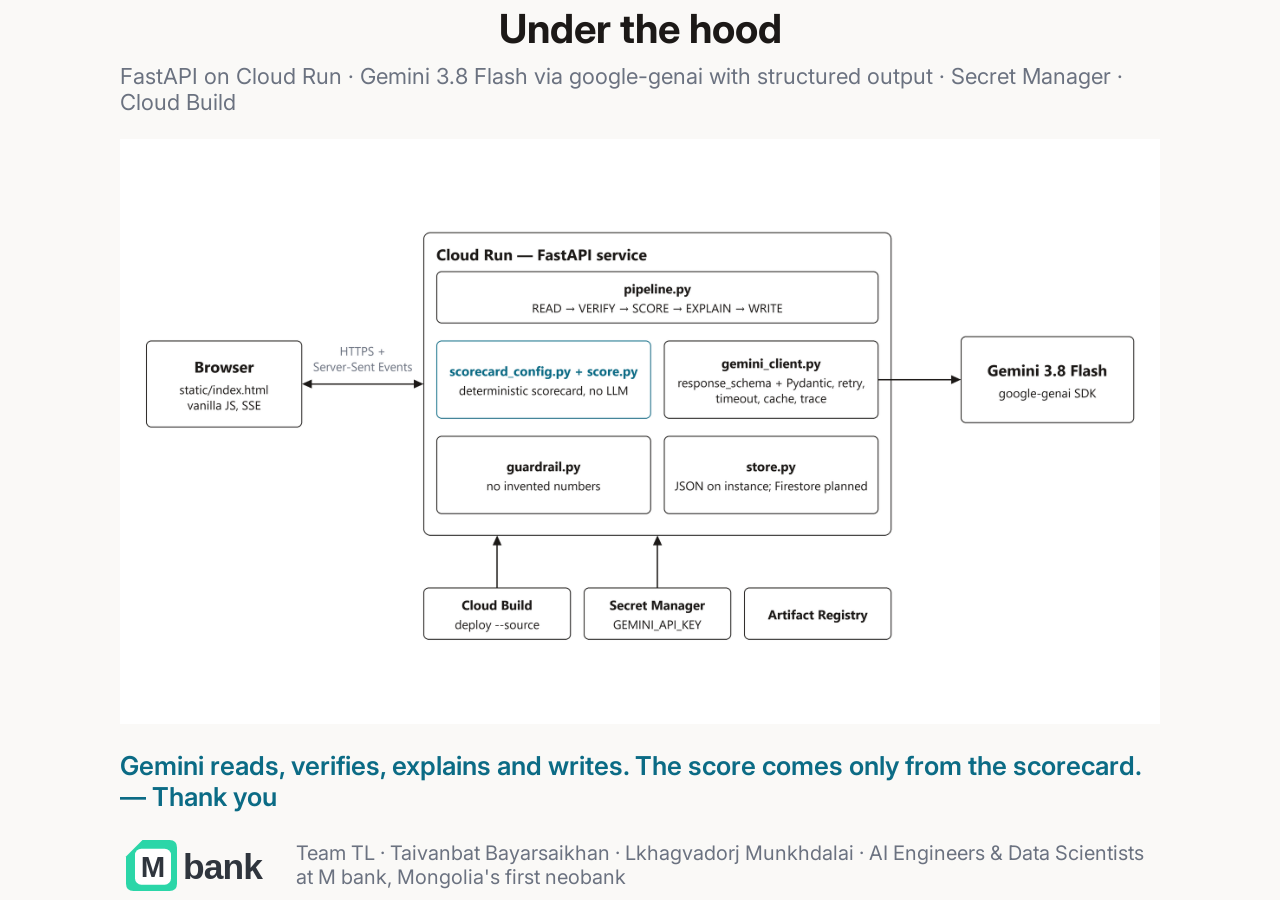
<file: submission/video/outro.html>
<!doctype html>
<html lang="en"><head><meta charset="utf-8"><title>Kervan — architecture</title>
<link href="https://fonts.googleapis.com/css2?family=Inter:wght@400;600;700&display=swap" rel="stylesheet">
<style>
  html,body{margin:0;height:100%;background:#faf9f7;color:#1c1917;font-family:Inter,"Segoe UI",system-ui,sans-serif}
  .wrap{height:100%;display:flex;flex-direction:column;align-items:center;justify-content:center;box-sizing:border-box;padding:40px 120px}
  h2{font-size:40px;font-weight:700;margin:0 0 10px;opacity:0;animation:up .8s .2s forwards}
  .sub{font-size:22px;color:#6b7280;margin:0 0 24px;opacity:0;animation:up .8s .5s forwards}
  img{width:1300px;max-width:100%;opacity:0;animation:up 1s .8s forwards}
  .thanks{margin-top:26px;font-size:26px;color:#0b6b85;font-weight:600;opacity:0;animation:up .8s 9s forwards}
  @keyframes up{from{opacity:0;transform:translateY(10px)}to{opacity:1;transform:none}}
</style></head>
<body><div class="wrap">
  <h2>Under the hood</h2>
  <div class="sub">FastAPI on Cloud Run · Gemini 3.8 Flash via google-genai with structured output · Secret Manager · Cloud Build</div>
  <img src="../assets/architecture.png" alt="Architecture">
  <div class="thanks">Gemini reads, verifies, explains and writes. The score comes only from the scorecard. — Thank you</div>
  <div class="team" style="display:flex;align-items:center;gap:26px;margin-top:22px;font-size:20px;color:#6b7280;opacity:0;animation:up .8s 10s both">
    <img src="../assets/mbank_logo.svg" alt="M bank" style="width:150px">
    <span>Team TL · Taivanbat Bayarsaikhan · Lkhagvadorj Munkhdalai · AI Engineers &amp; Data Scientists at M bank, Mongolia's first neobank</span>
  </div>
</div></body></html>
</file>
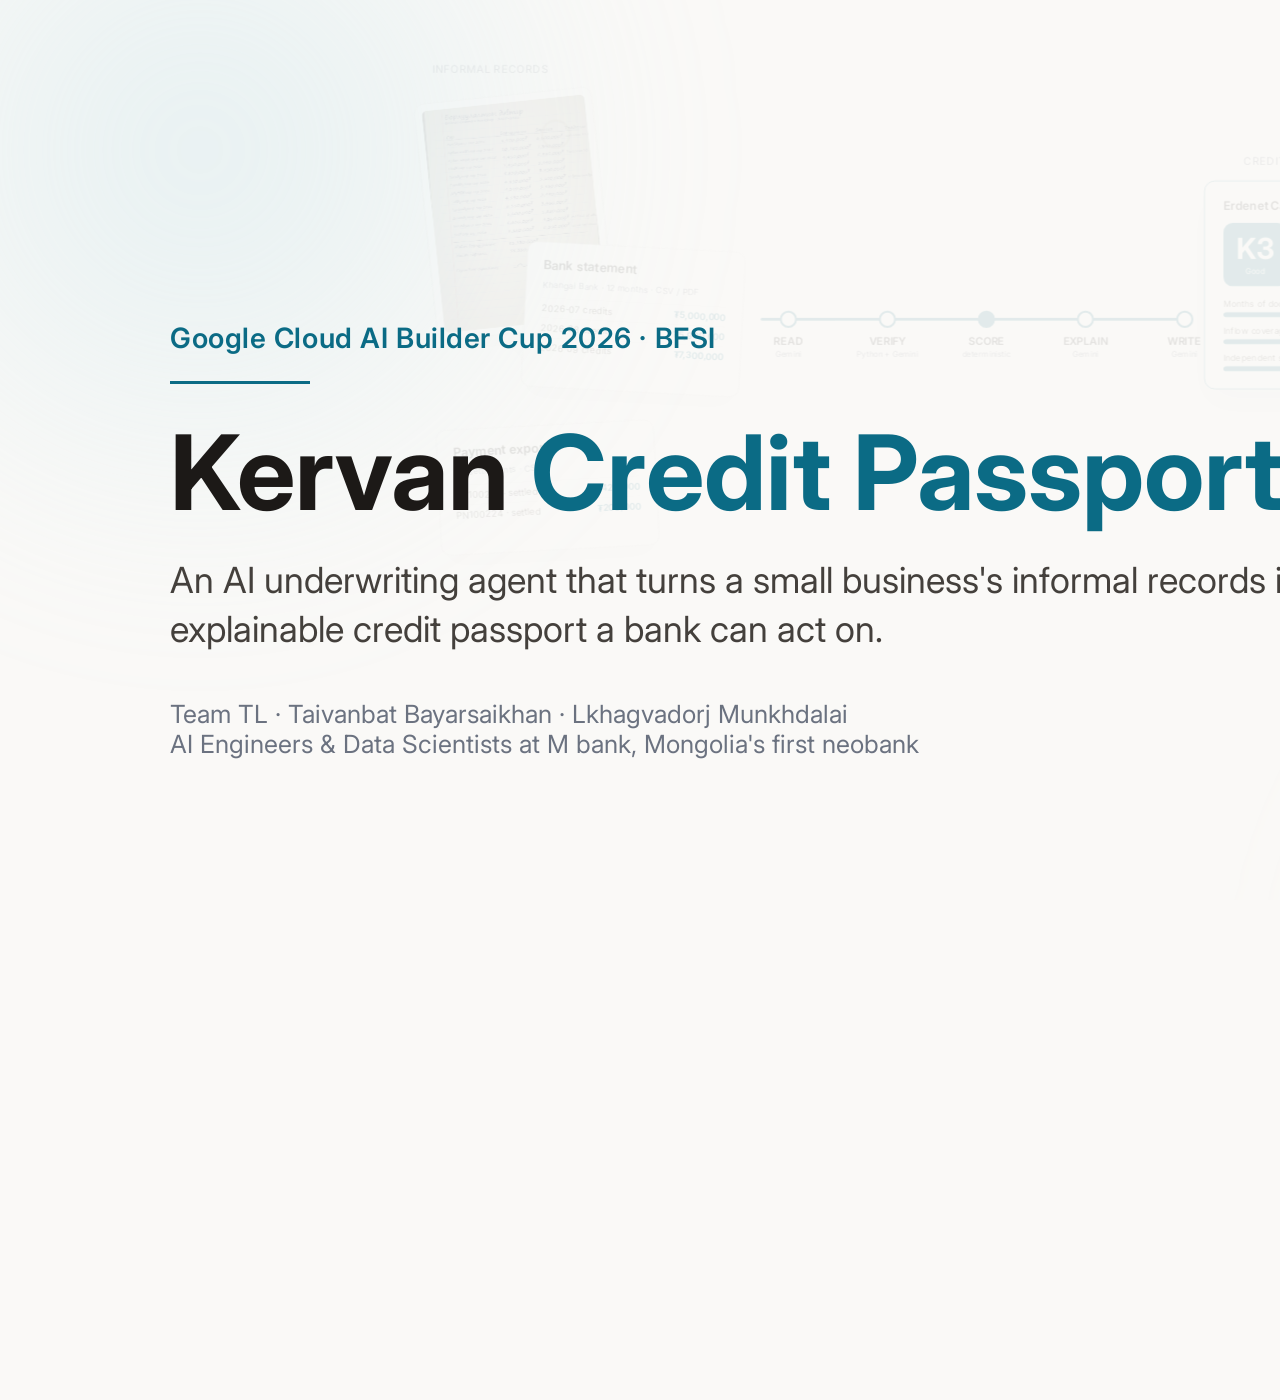
<file: submission/video/title.html>
<!doctype html>
<html lang="en"><head><meta charset="utf-8"><title>Kervan Credit Passport</title>
<link href="https://fonts.googleapis.com/css2?family=Inter:wght@400;600;700&display=swap" rel="stylesheet">
<style>
  :root{--ink:#1c1917;--muted:#6b7280;--accent:#0b6b85;--line:#e7e5e4;--bg:#faf9f7}
  html,body{margin:0;height:100%;background:var(--bg);color:var(--ink);font-family:Inter,"Segoe UI",system-ui,sans-serif;overflow:hidden}
  .stage{position:relative;width:1920px;height:1080px}
  /* soft drifting background */
  .blob{position:absolute;border-radius:50%;filter:blur(90px);opacity:.35;pointer-events:none}
  .b1{width:900px;height:900px;left:-250px;top:-300px;background:radial-gradient(circle,#bfe0e8 0%,rgba(191,224,232,0) 70%);animation:drift1 18s ease-in-out infinite alternate}
  .b2{width:800px;height:800px;right:-200px;bottom:-320px;background:radial-gradient(circle,#f3e6d0 0%,rgba(243,230,208,0) 70%);animation:drift2 22s ease-in-out infinite alternate}
  @keyframes drift1{to{transform:translate(120px,80px)}}
  @keyframes drift2{to{transform:translate(-140px,-60px)}}

  /* ---------- scene: records -> pipeline -> passport ---------- */
  .scene{position:absolute;inset:0;transform-origin:50% 42%;animation:recede 1.4s cubic-bezier(.2,.8,.2,1) 7.2s both}
  @keyframes recede{to{transform:scale(.66) translateY(-290px);opacity:.1}}
  .doc{position:absolute;background:#fff;border:1.5px solid var(--line);border-radius:14px;box-shadow:0 18px 40px rgba(28,25,23,.08);opacity:0;animation:slide .9s cubic-bezier(.2,.8,.2,1) both}
  @keyframes slide{from{opacity:0;transform:translateX(-220px) rotate(var(--r,0deg))}to{opacity:1;transform:translateX(0) rotate(var(--r,0deg))}}
  .d1{left:150px;top:200px;width:270px;height:360px;--r:-6deg;animation-delay:.25s;overflow:hidden;padding:10px;box-sizing:border-box}
  .d1 img{width:100%;height:100%;object-fit:cover;border-radius:8px}
  .d2{left:300px;top:430px;width:330px;height:220px;--r:3deg;animation-delay:.55s;padding:22px 24px;box-sizing:border-box}
  .d3{left:170px;top:700px;width:330px;height:190px;--r:-3deg;animation-delay:.85s;padding:22px 24px;box-sizing:border-box}
  .doc h4{margin:0 0 10px;font-size:19px;font-weight:600}
  .doc .k{font-size:13px;color:var(--muted);margin-bottom:12px}
  .row{display:flex;justify-content:space-between;font-size:14px;color:#44403c;border-top:1px solid var(--line);padding:6px 0}
  .row b{color:var(--accent);font-weight:600}
  .lbl{position:absolute;font-size:16px;color:var(--muted);letter-spacing:.06em;text-transform:uppercase;opacity:0;animation:fade .6s both}
  .lbl.in{left:160px;top:150px;animation-delay:.2s}
  .lbl.out{left:1390px;top:290px;animation-delay:3.6s}
  @keyframes fade{to{opacity:1}}

  svg.flow{position:absolute;left:0;top:0;width:1920px;height:1080px}
  .flow path{fill:none;stroke:var(--accent);stroke-width:4;stroke-linecap:round;stroke-dasharray:720;stroke-dashoffset:720;animation:draw 1.5s ease-in-out 1.7s forwards}
  @keyframes draw{to{stroke-dashoffset:0}}
  .step{position:absolute;top:527px;transform:translate(-50%,0) scale(.3);opacity:0;animation:pop .45s cubic-bezier(.2,.9,.3,1.3) both;text-align:center}
  .step i{display:block;width:26px;height:26px;border-radius:50%;background:#fff;border:3px solid var(--accent);margin:0 auto 10px;box-sizing:border-box}
  .step.score i{background:var(--accent)}
  .step span{font-size:16px;font-weight:600;color:var(--ink)}
  .step small{display:block;font-size:12px;color:var(--muted);margin-top:2px}
  @keyframes pop{to{opacity:1;transform:translate(-50%,0) scale(1)}}

  .passport{position:absolute;left:1330px;top:330px;width:440px;background:#fff;border:1.5px solid var(--accent);border-radius:16px;padding:26px 28px;box-sizing:border-box;box-shadow:0 24px 50px rgba(11,107,133,.12);opacity:0;transform:translateY(16px) scale(.96);animation:card .8s cubic-bezier(.2,.8,.2,1) 3.7s both}
  @keyframes card{to{opacity:1;transform:none}}
  .passport .h{font-size:18px;font-weight:600;margin-bottom:16px}
  .grade{display:flex;align-items:center;gap:18px;margin-bottom:18px}
  .badge{width:96px;height:96px;border-radius:14px;background:var(--accent);color:#fff;display:flex;flex-direction:column;align-items:center;justify-content:center;transform:scale(.4);opacity:0;animation:pop2 .6s cubic-bezier(.2,.9,.3,1.4) 4.1s both}
  .badge b{font-size:44px;line-height:1}.badge small{font-size:12px;opacity:.9;margin-top:4px}
  @keyframes pop2{to{opacity:1;transform:none}}
  .kpi{font-size:13px;color:var(--muted)}.kpi b{display:block;font-size:22px;color:var(--ink);font-weight:700;margin-top:2px}
  .bar{margin-top:12px}.bar .t{display:flex;justify-content:space-between;font-size:13px;color:#44403c;margin-bottom:5px}
  .bar .track{height:8px;background:#f0ede8;border-radius:4px;overflow:hidden}
  .bar .fill{height:100%;background:var(--accent);border-radius:4px;width:0;animation:fill 1.1s cubic-bezier(.2,.8,.2,1) both}
  @keyframes fill{to{width:var(--w)}}

  /* ---------- title ---------- */
  .title{position:absolute;left:0;right:0;top:0;bottom:0;display:flex;flex-direction:column;justify-content:center;padding:0 170px;box-sizing:border-box;pointer-events:none}
  .title .k{font-size:28px;font-weight:600;color:var(--accent);letter-spacing:.02em;margin-bottom:26px;opacity:0;animation:up .8s 7.9s both}
  .title .rule{height:3px;width:0;background:var(--accent);margin-bottom:34px;animation:grow .9s cubic-bezier(.2,.8,.2,1) 8.1s both}
  @keyframes grow{to{width:140px}}
  .title h1{font-size:104px;font-weight:700;line-height:1.04;margin:0 0 30px;opacity:0;animation:up .9s 8.3s both}
  .title h1 span{color:var(--accent)}
  .title p{font-size:36px;line-height:1.35;max-width:1360px;margin:0 0 46px;color:#44403c;opacity:0;animation:up .9s 8.9s both}
  .title .meta{font-size:25px;color:var(--muted);opacity:0;animation:up .9s 9.5s both}
  @keyframes up{from{opacity:0;transform:translateY(14px)}to{opacity:1;transform:none}}
</style></head>
<body><div class="stage">
  <div class="blob b1"></div><div class="blob b2"></div>

  <div class="scene">
    <div class="lbl in">Informal records</div>
    <div class="doc d1"><img src="../../fixtures/personas/persona_a/sales_ledger.jpg" alt="Handwritten ledger"></div>
    <div class="doc d2"><h4>Bank statement</h4><div class="k">Khangai Bank · 12 months · CSV / PDF</div>
      <div class="row"><span>2026-07 credits</span><b>₮5,000,000</b></div><div class="row"><span>2026-08 credits</span><b>₮5,900,000</b></div><div class="row"><span>2026-09 credits</span><b>₮7,300,000</b></div></div>
    <div class="doc d3"><h4>Payment export</h4><div class="k">QR settlements · CSV</div>
      <div class="row"><span>PN100213 · settled</span><b>₮429,000</b></div><div class="row"><span>PN100224 · settled</span><b>₮208,000</b></div></div>

    <svg class="flow" viewBox="0 0 1920 1080"><path d="M660 540 C 760 540, 820 540, 1310 540"/></svg>
    <div class="step" style="left:700px;animation-delay:1.9s"><i></i><span>READ</span><small>Gemini</small></div>
    <div class="step" style="left:850px;animation-delay:2.2s"><i></i><span>VERIFY</span><small>Python + Gemini</small></div>
    <div class="step score" style="left:1000px;animation-delay:2.5s"><i></i><span>SCORE</span><small>deterministic</small></div>
    <div class="step" style="left:1150px;animation-delay:2.8s"><i></i><span>EXPLAIN</span><small>Gemini</small></div>
    <div class="step" style="left:1300px;animation-delay:3.1s"><i></i><span>WRITE</span><small>Gemini</small></div>

    <div class="lbl out">Credit passport</div>
    <div class="passport">
      <div class="h">Erdenet Cashmere Workshop</div>
      <div class="grade"><div class="badge"><b>K3</b><small>Good</small></div>
        <div><div class="kpi">Points<b id="pts">0.0 / 100</b></div><div class="kpi" style="margin-top:8px">PD estimate<b id="pd">0.0%</b></div></div></div>
      <div class="bar"><div class="t"><span>Months of documented cash flow</span><span>20 / 20</span></div><div class="track"><div class="fill" style="--w:100%;animation-delay:4.4s"></div></div></div>
      <div class="bar"><div class="t"><span>Inflow coverage of installment</span><span>20 / 25</span></div><div class="track"><div class="fill" style="--w:80%;animation-delay:4.7s"></div></div></div>
      <div class="bar"><div class="t"><span>Independent sources that agree</span><span>10 / 10</span></div><div class="track"><div class="fill" style="--w:100%;animation-delay:5.0s"></div></div></div>
    </div>
  </div>

  <div class="title">
    <div class="k">Google Cloud AI Builder Cup 2026 · BFSI</div>
    <div class="rule"></div>
    <h1>Kervan <span>Credit Passport</span></h1>
    <p>An AI underwriting agent that turns a small business's informal records into a verified, explainable credit passport a bank can act on.</p>
    <div class="meta">Team TL · Taivanbat Bayarsaikhan · Lkhagvadorj Munkhdalai<br>AI Engineers &amp; Data Scientists at M bank, Mongolia's first neobank</div>
  </div>
  <img class="logo" src="../assets/mbank_logo.svg" alt="M bank" style="position:absolute;right:170px;top:120px;width:260px;opacity:0;animation:up .9s 9.9s both">
</div>
<script>
  // count-up for the passport numbers, synchronised with the card animation
  function countUp(id, target, suffix, decimals, start, dur) {
    const el = document.getElementById(id);
    setTimeout(() => {
      const t0 = performance.now();
      const step = (now) => { const t = Math.min(1, (now - t0) / dur); const e = 1 - Math.pow(1 - t, 3);
        el.textContent = (target * e).toFixed(decimals) + suffix; if (t < 1) requestAnimationFrame(step); };
      requestAnimationFrame(step);
    }, start);
  }
  countUp('pts', 70.6, ' / 100', 1, 4300, 1300);
  countUp('pd', 4.0, '%', 1, 4500, 1100);
</script>
</body></html>
</file>
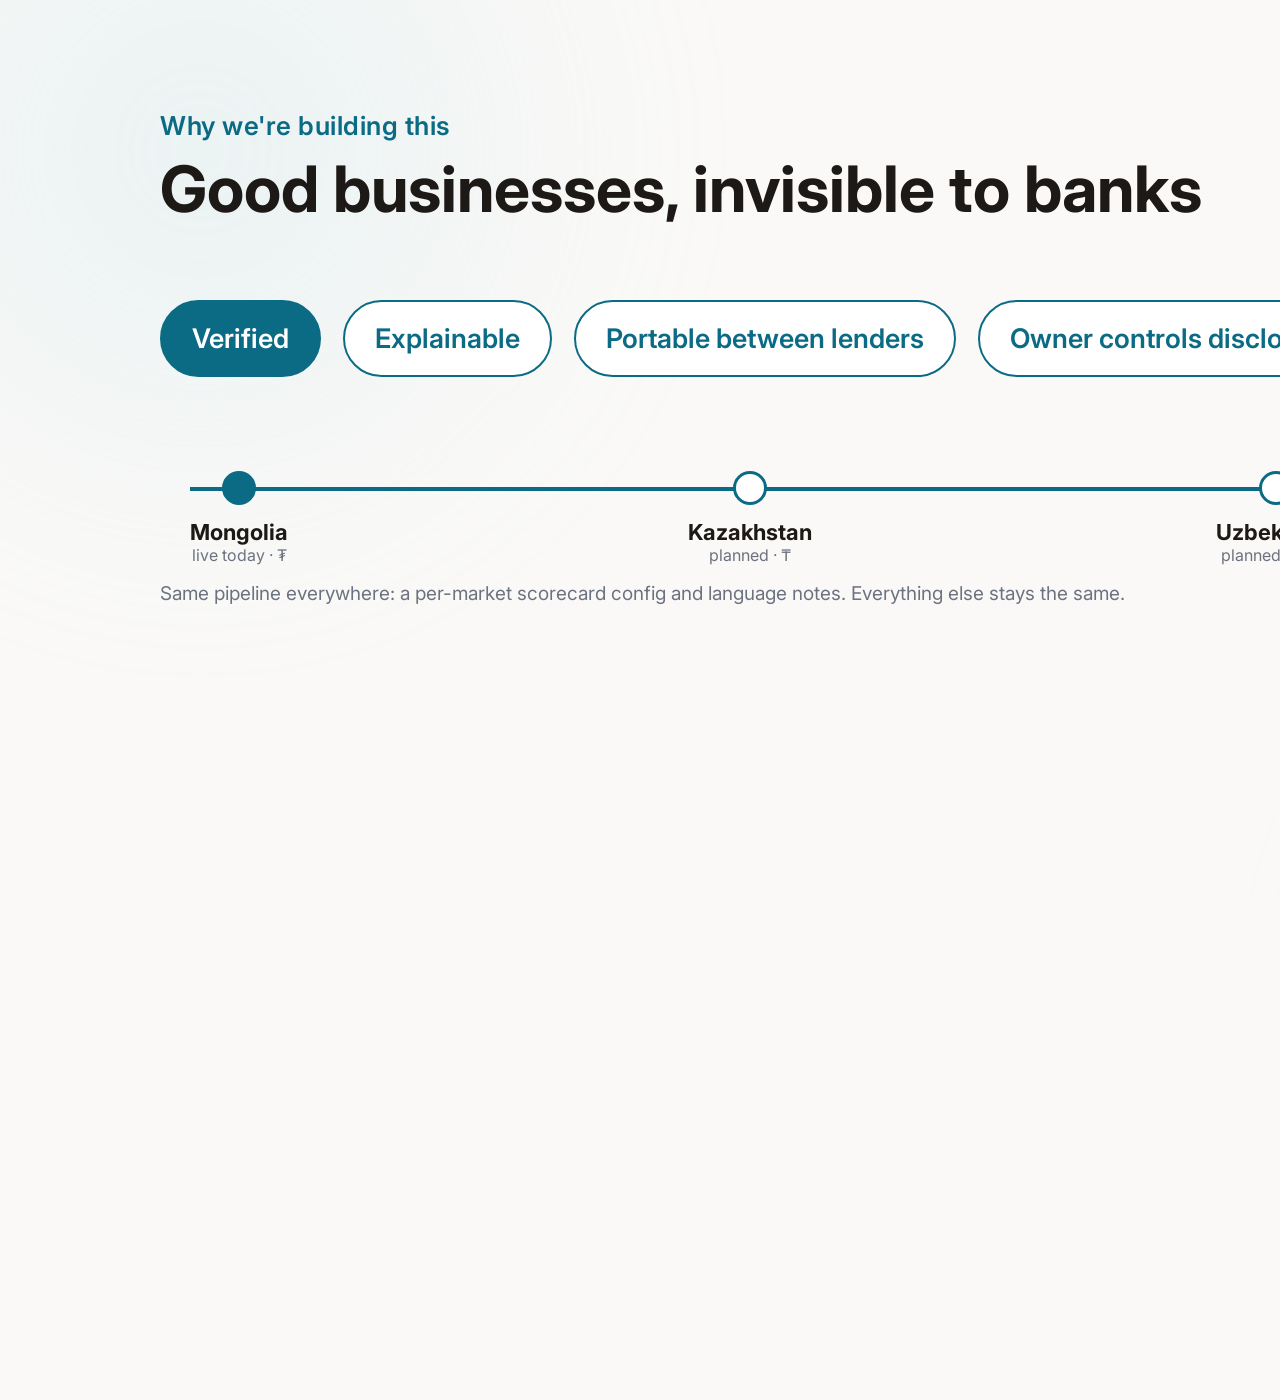
<file: submission/video/why.html>
<!doctype html>
<html lang="en"><head><meta charset="utf-8"><title>Why Kervan</title>
<link href="https://fonts.googleapis.com/css2?family=Inter:wght@400;600;700&display=swap" rel="stylesheet">
<style>
  :root{--ink:#1c1917;--muted:#6b7280;--accent:#0b6b85;--line:#e7e5e4;--bg:#faf9f7;--warn:#b45309}
  html,body{margin:0;height:100%;background:var(--bg);color:var(--ink);font-family:Inter,"Segoe UI",system-ui,sans-serif;overflow:hidden}
  .stage{position:relative;width:1920px;height:1080px}
  .blob{position:absolute;border-radius:50%;filter:blur(90px);opacity:.3;pointer-events:none}
  .b1{width:900px;height:900px;left:-250px;top:-300px;background:radial-gradient(circle,#bfe0e8 0%,rgba(191,224,232,0) 70%);animation:drift1 18s ease-in-out infinite alternate}
  .b2{width:800px;height:800px;right:-200px;bottom:-320px;background:radial-gradient(circle,#f3e6d0 0%,rgba(243,230,208,0) 70%);animation:drift2 22s ease-in-out infinite alternate}
  @keyframes drift1{to{transform:translate(120px,80px)}}
  @keyframes drift2{to{transform:translate(-140px,-60px)}}
  .k{position:absolute;left:160px;top:110px;font-size:26px;font-weight:600;color:var(--accent);letter-spacing:.02em;opacity:0;animation:up .7s .2s both}
  h1{position:absolute;left:160px;top:150px;margin:0;font-size:64px;font-weight:700;opacity:0;animation:up .8s .4s both}
  @keyframes up{from{opacity:0;transform:translateY(14px)}to{opacity:1;transform:none}}
  @keyframes out{to{opacity:0;transform:translateY(-10px)}}

  /* ---------- act 1: the gap (0-9s) ---------- */
  .act1{position:absolute;left:160px;top:300px;display:flex;gap:40px;animation:out .6s 8.6s both}
  .card{width:500px;background:#fff;border:1.5px solid var(--line);border-radius:16px;padding:30px 32px;box-sizing:border-box;box-shadow:0 18px 40px rgba(28,25,23,.06);opacity:0;transform:translateY(24px);animation:card .8s cubic-bezier(.2,.8,.2,1) both}
  @keyframes card{to{opacity:1;transform:none}}
  .card .ic{width:64px;height:64px;border-radius:14px;display:flex;align-items:center;justify-content:center;margin-bottom:22px;background:#eef6f8}
  .card.warn .ic{background:#fdf1e7}
  .card h3{margin:0 0 10px;font-size:28px;font-weight:600}
  .card p{margin:0;font-size:21px;line-height:1.4;color:#44403c}
  .arrow{align-self:center;font-size:44px;color:var(--muted);opacity:0;animation:up .5s both}

  /* ---------- act 2: timeline (9-19s) ---------- */
  .act2{position:absolute;left:160px;top:330px;width:1600px;opacity:0;animation:up .8s 9.2s both, out .6s 18.8s both}
  .track{position:relative;margin-bottom:120px}
  .track .lbl{font-size:24px;font-weight:600;margin-bottom:18px;display:flex;align-items:baseline;gap:14px}
  .track .lbl span{font-size:18px;color:var(--muted);font-weight:400}
  .rail{position:relative;height:10px;background:#ece9e2;border-radius:5px;overflow:visible}
  .fill{position:absolute;left:0;top:0;height:100%;border-radius:5px;background:#c9c3b8;width:0}
  .today .fill{animation:grow 6s linear 10s both}
  .kervan .fill{background:var(--accent);animation:grow 1.6s cubic-bezier(.2,.8,.2,1) 15.2s both}
  @keyframes grow{to{width:var(--w)}}
  .m{position:absolute;top:-10px;transform:translateX(-50%);text-align:center;opacity:0;animation:up .5s both}
  .m i{display:block;width:30px;height:30px;border-radius:50%;background:#fff;border:3px solid #c9c3b8;margin:0 auto 12px;box-sizing:border-box}
  .kervan .m i{border-color:var(--accent);background:var(--accent)}
  .m span{font-size:19px;color:#44403c;white-space:nowrap}
  .m small{display:block;font-size:15px;color:var(--muted);margin-top:4px}
  .tag{position:absolute;right:0;top:-8px;font-size:22px;font-weight:700;padding:8px 18px;border-radius:999px;opacity:0;animation:up .5s both}
  .today .tag{background:#f3efe8;color:#6b7280;animation-delay:16.2s}
  .kervan .tag{background:var(--accent);color:#fff;animation-delay:17s}

  /* ---------- act 3: what changes + roadmap (19-28s) ---------- */
  .act3{position:absolute;left:160px;top:300px;width:1600px;opacity:0;animation:up .8s 19.4s both}
  .pills{display:flex;gap:22px;margin-bottom:70px}
  .pill{padding:20px 30px;border-radius:999px;font-size:27px;font-weight:600;border:2px solid var(--accent);color:var(--accent);background:#fff;opacity:0;transform:scale(.85);animation:pop .55s cubic-bezier(.2,.9,.3,1.3) both}
  .pill.solid{background:var(--accent);color:#fff}
  @keyframes pop{to{opacity:1;transform:none}}
  .road{position:relative;height:160px}
  .road .line{position:absolute;left:30px;right:30px;top:40px;height:4px;background:var(--line)}
  .road .prog{position:absolute;left:30px;top:40px;height:4px;background:var(--accent);width:0;animation:grow 2.4s ease-in-out 23s both}
  .stop{position:absolute;top:24px;transform:translateX(-50%);text-align:center;opacity:0;animation:up .5s both}
  .stop i{display:block;width:34px;height:34px;border-radius:50%;border:3px solid var(--accent);background:#fff;margin:0 auto 14px;box-sizing:border-box}
  .stop.now i{background:var(--accent)}
  .stop b{display:block;font-size:22px}
  .stop small{font-size:16px;color:var(--muted)}
  .road .cap{position:absolute;left:0;top:135px;font-size:19px;color:var(--muted);opacity:0;animation:up .6s 25.6s both}
</style></head>
<body><div class="stage">
  <div class="blob b1"></div><div class="blob b2"></div>
  <div class="k">Why we're building this</div>
  <h1>Good businesses, invisible to banks</h1>

  <!-- act 1 -->
  <div class="act1">
    <div class="card" style="animation-delay:1.2s">
      <div class="ic"><svg width="34" height="34" viewBox="0 0 24 24" fill="none" stroke="#0b6b85" stroke-width="2"><path d="M5 3h11l3 3v15H5z"/><path d="M8 9h8M8 13h8M8 17h5"/></svg></div>
      <h3>Records are informal</h3><p>A handwritten ledger, a bank app and a QR wallet. Real income, no paperwork a lender can use.</p>
    </div>
    <div class="arrow" style="animation-delay:3.4s">→</div>
    <div class="card warn" style="animation-delay:3.6s">
      <div class="ic"><svg width="34" height="34" viewBox="0 0 24 24" fill="none" stroke="#b45309" stroke-width="2"><path d="M3 10l9-6 9 6"/><path d="M5 10v9h14v-9"/><path d="M9 19v-5h6v5"/></svg></div>
      <h3>Banks can't verify</h3><p>Manual review takes weeks, declared figures can't be checked, and decisions aren't explained.</p>
    </div>
    <div class="arrow" style="animation-delay:5.8s">→</div>
    <div class="card warn" style="animation-delay:6.0s">
      <div class="ic"><svg width="34" height="34" viewBox="0 0 24 24" fill="none" stroke="#b45309" stroke-width="2"><circle cx="12" cy="12" r="9"/><path d="M8 8l8 8M16 8l-8 8"/></svg></div>
      <h3>So the answer is "no"</h3><p>Or a price that doesn't fit the business. Growth stalls, and good borrowers stay unbanked.</p>
    </div>
  </div>

  <!-- act 2 -->
  <div class="act2">
    <div class="track today">
      <div class="lbl">Today <span>a loan file, by hand</span></div>
      <div class="rail"><div class="fill" style="--w:100%"></div>
        <div class="m" style="left:2%;animation-delay:10.2s"><i></i><span>Collect papers</span><small>statements, ledgers, copies</small></div>
        <div class="m" style="left:38%;animation-delay:12.4s"><i></i><span>Manual review</span><small>re-typing, phone calls</small></div>
        <div class="m" style="left:72%;animation-delay:14.6s"><i></i><span>Decision</span><small>unexplained, often "no"</small></div>
      </div>
      <div class="tag">weeks</div>
    </div>
    <div class="track kervan">
      <div class="lbl">With Kervan <span>the same records, read by the agent</span></div>
      <div class="rail"><div class="fill" style="--w:100%"></div>
        <div class="m" style="left:2%;animation-delay:15.3s"><i></i><span>Upload</span><small>ledger photo, statement, export</small></div>
        <div class="m" style="left:38%;animation-delay:15.9s"><i></i><span>Read · Verify · Score</span><small>Gemini reads, Python checks, scorecard decides</small></div>
        <div class="m" style="left:72%;animation-delay:16.5s"><i></i><span>Passport + plan</span><small>explained, traceable, in Mongolian</small></div>
      </div>
      <div class="tag">minutes</div>
    </div>
  </div>

  <!-- act 3 -->
  <div class="act3">
    <div class="pills">
      <div class="pill solid" style="animation-delay:19.8s">Verified</div>
      <div class="pill" style="animation-delay:20.4s">Explainable</div>
      <div class="pill" style="animation-delay:21.0s">Portable between lenders</div>
      <div class="pill" style="animation-delay:21.6s">Owner controls disclosure</div>
    </div>
    <div class="road">
      <div class="line"></div><div class="prog" style="--w:calc(100% - 60px)"></div>
      <div class="stop now" style="left:30px;animation-delay:22.6s"><i></i><b>Mongolia</b><small>live today · ₮</small></div>
      <div class="stop" style="left:33%;animation-delay:23.6s"><i></i><b>Kazakhstan</b><small>planned · ₸</small></div>
      <div class="stop" style="left:66%;animation-delay:24.4s"><i></i><b>Uzbekistan</b><small>planned · so'm</small></div>
      <div class="stop" style="right:30px;left:auto;transform:translateX(50%);animation-delay:25.2s"><i></i><b>Kyrgyzstan</b><small>planned · som</small></div>
      <div class="cap">Same pipeline everywhere: a per-market scorecard config and language notes. Everything else stays the same.</div>
    </div>
  </div>
</div></body></html>
</file>
